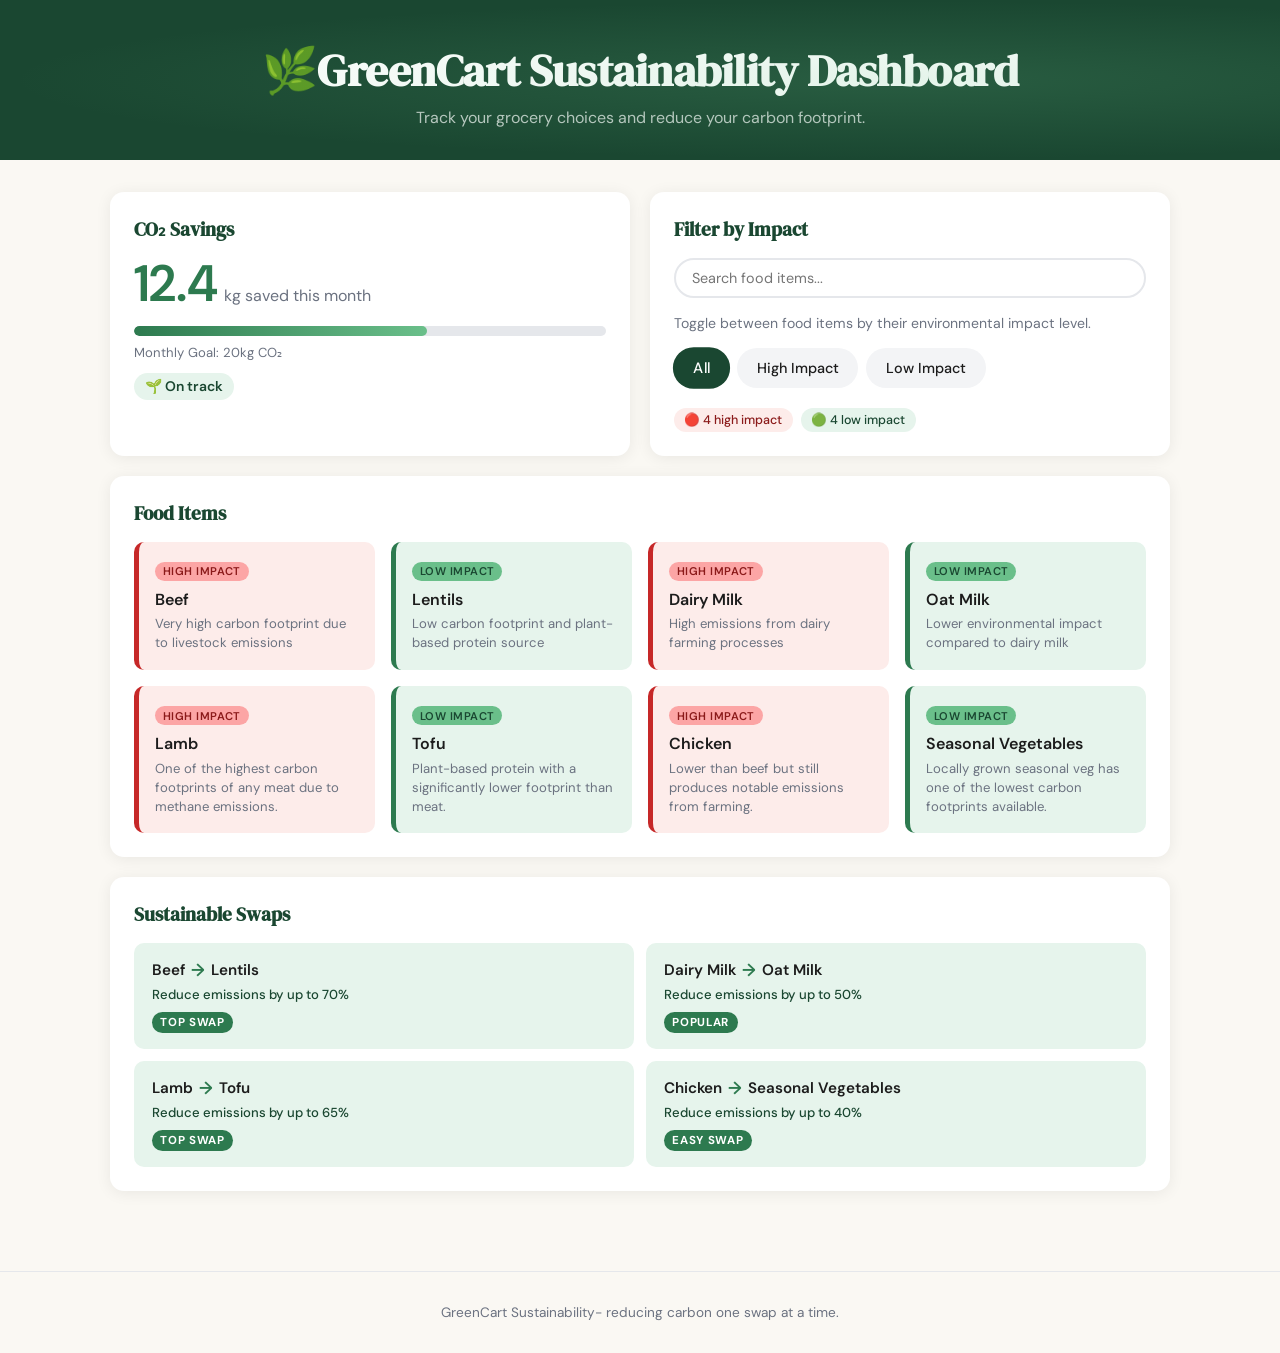
<file: greencart-sustainability-dashboard/index.html>
<!DOCTYPE html>
<html lang="en">
<head>
  <meta charset="UTF-8">
  <title>Sustainability Dashboard</title>
  <meta name="viewport" content="width=device-width, initial-scale=1.0">
  <meta name="description" content="Track your grocery choices and reduce your carbon footprint with sustainable food swaps.">
  <link href="https://fonts.googleapis.com/css2?family=DM+Serif+Display&family=DM+Sans:wght@400;500;600&display=swap" rel="stylesheet">
  <link rel="stylesheet" href="style.css">
</head>
<body>

<a href="#main-content" class="skip-link">Skip to main content</a>

<header>
  <h1>🌿GreenCart Sustainability Dashboard</h1>
  <p>Track your grocery choices and reduce your carbon footprint.</p>
</header>

<main id="main-content" class="dashboard">


  <section class="card co2-card" aria-labelledby="co2-heading">
    <h2 id="co2-heading">CO₂ Savings</h2>

    <div class="co2-display">
     <span class="co2-number" id="co2Value" aria-live="polite" aria-atomic="true">0</span>
     <span class="co2-unit">kg saved this month</span>
    </div>

    <div class="progress-track" role="progressbar" aria-valuenow="0" aria-valuemin="0" aria-valuemax="100" aria-label="CO2 savings progress">
      <div class="progress-fill" id="progressFill"></div>
    </div>

    <p class="goal-text">Monthly Goal: 20kg CO₂</p>
    <span class="co2-badge" id="co2Badge">🌱 On track</span>
  </section>


  <section class="card filter-card" aria-labelledby="filter-heading">
    <h2 id="filter-heading">Filter by Impact</h2>
    <input type="text" id="searchInput" placeholder="Search food items..." aria-label="Search food items">
    <p class="hint">Toggle between food items by their environmental impact level.</p>
    <div class="button-group" role="group" aria-label="Impact filter">
      <button class="filter-btn active" data-filter="all" aria-pressed="true">All</button>
      <button class="filter-btn" data-filter="high"    aria-pressed="false">High Impact</button>
      <button class="filter-btn" data-filter="low"     aria-pressed="false">Low Impact</button>
    </div>
    <div class="count-row" aria-live="polite" aria-atomic="true">
      <span class="count-chip high" id="highCount"></span>
      <span class="count-chip low"  id="lowCount"></span>
    </div>
  </section>


  <section class="card food-card" aria-labelledby="food-heading">
    <h2 id="food-heading">Food Items</h2>
    <div class="food-grid" id="foodGrid">

      <article class="food-item high" data-impact="high">
        <span class="impact-tag">High Impact</span>
        <h3>Beef</h3>
        <p>Very high carbon footprint due to livestock emissions</p>
      </article>

      <article class="food-item low" data-impact="low">
        <span class="impact-tag">Low Impact</span>
        <h3>Lentils</h3>
        <p>Low carbon footprint and plant-based protein source</p>
      </article>

      <article class="food-item high" data-impact="high">
        <span class="impact-tag">High Impact</span>
        <h3>Dairy Milk</h3>
        <p>High emissions from dairy farming processes</p>
      </article>

      <article class="food-item low" data-impact="low">
        <span class="impact-tag">Low Impact</span>
        <h3>Oat Milk</h3>
        <p>Lower environmental impact compared to dairy milk</p>
      </article>

      <article class="food-item high" data-impact="high">
        <span class="impact-tag">High Impact</span>
        <h3>Lamb</h3>
        <p>One of the highest carbon footprints of any meat due to methane emissions.</p>
    </article>

    <article class="food-item low" data-impact="low">
      <span class="impact-tag">Low Impact</span>
      <h3>Tofu</h3>
      <p>Plant-based protein with a significantly lower footprint than meat.</p>
    </article>

    <article class="food-item high" data-impact="high">
      <span class="impact-tag">High Impact</span>
      <h3>Chicken</h3>
      <p>Lower than beef but still produces notable emissions from farming.</p>
  </article>

    <article class="food-item low" data-impact="low">
      <span class="impact-tag">Low Impact</span>
      <h3>Seasonal Vegetables</h3>
      <p>Locally grown seasonal veg has one of the lowest carbon footprints available.</p>
  </article>

      <p id="emptyState" role="status">No items match this filter.</p>
    </div>
  </section>



  <section class="card swaps-card" aria-labelledby="swaps-heading">
    <h2 id="swaps-heading">Sustainable Swaps</h2>
    <div class="swaps-grid">

<div class="swap">
  <p class="swap-title">Beef <span class="swap-arrow">→</span> Lentils</p>
  <p class="swap-saving">Reduce emissions by up to 70%</p>
  <span class="swap-badge">Top swap</span>
</div>

<div class="swap">
  <p class="swap-title">Dairy Milk <span class="swap-arrow">→</span> Oat Milk</p>
  <p class="swap-saving">Reduce emissions by up to 50%</p>
  <span class="swap-badge">Popular</span>
</div>

<div class="swap">
  <p class="swap-title">Lamb <span class="swap-arrow">→</span> Tofu</p>
  <p class="swap-saving">Reduce emissions by up to 65%</p>
  <span class="swap-badge">Top swap</span>
</div>

<div class="swap">
  <p class="swap-title">Chicken <span class="swap-arrow">→</span> Seasonal Vegetables</p>
  <p class="swap-saving">Reduce emissions by up to 40%</p>
  <span class="swap-badge">Easy swap</span>
</div>
</div>
</section>



</main>
<footer>
  <p> GreenCart Sustainability- reducing carbon one swap at a time.</p>
</footer>

<script src="script.js" defer></script>
</body>
</html>
</file>
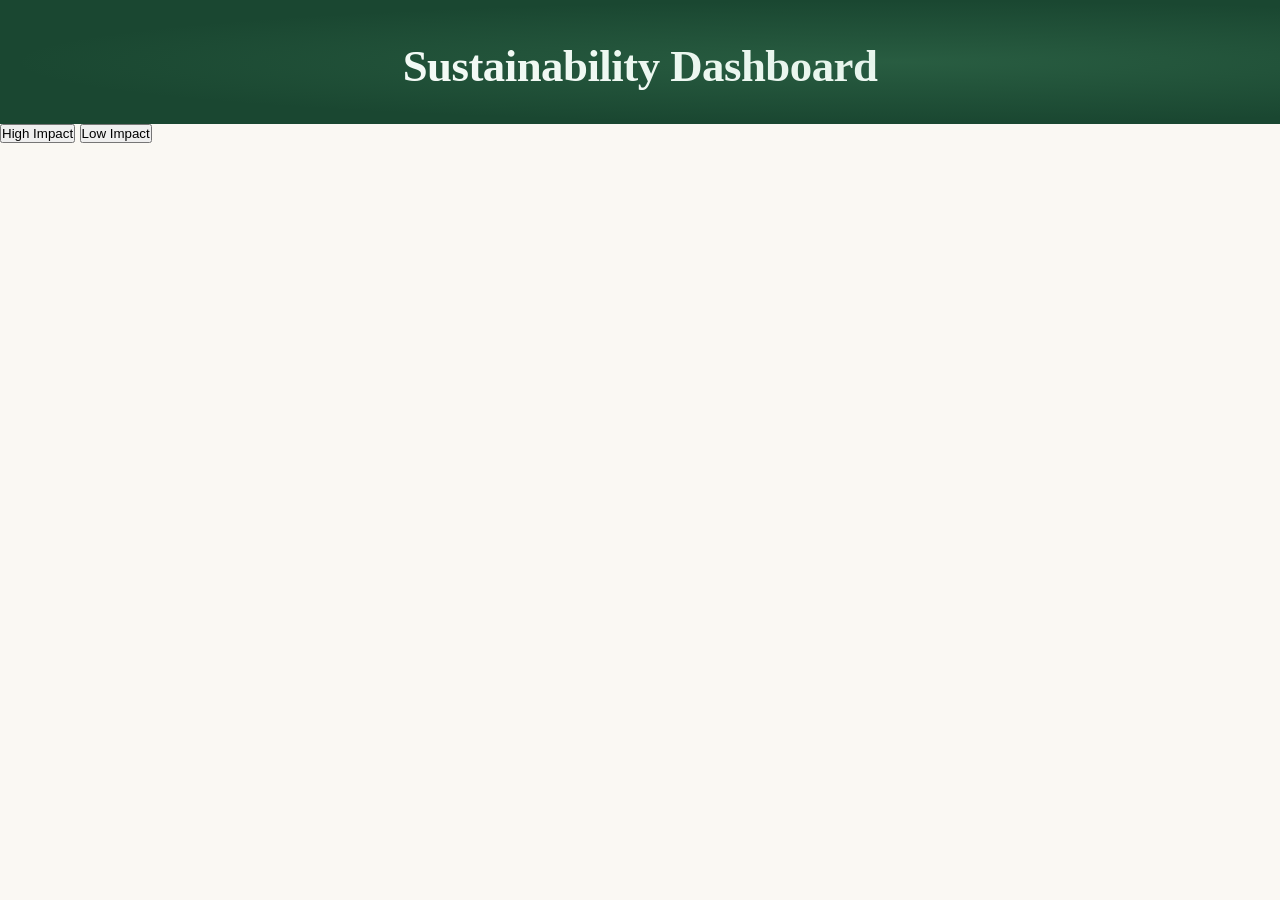
<file: greencart-sustainability-dashboard/dashboard.html>
<!DOCTYPE html>
<html lang="en">
<head>
  <meta charset="UTF-8">
  <meta name="viewport" content="width=device-width, initial-scale=1.0">
  <title>Sustainability Dashboard</title>
  <link rel="stylesheet" href="style.css">
</head>
<body>

<header>
  <h1>Sustainability Dashboard</h1>
</header>

<section class="filter">
  <button onclick="filterItems('high')">High Impact</button>
  <button onclick="filterItems('low')">Low Impact</button>
</section>
</file>
<file: greencart-sustainability-dashboard/style.css>
*,*::before, *::after {
  box-sizing: border-box;
  margin:0;
  padding:0;
}

:root {
  --green-dark:  #1a4731;
  --green-mid:   #2d7a4f;
  --green-light: #6abf8a;
  --green-pale:  #e6f4ec;
  --red-dark:    #8b1a1a;
  --red-pale:    #fdecea;
  --sand:        #faf8f3;
  --ink:         #1c1c1c;
  --muted:       #6b7280;
  --white:       #ffffff;
  --radius:      14px;
  --shadow:      0 2px 16px rgba(0, 0, 0, 0.07);
}

body {
  font-family: 'DM Sans',sans-serif;
  background-color: var(--sand);
  color: var(--ink);
  min-height:100vh;
}

.skip-link {
  position: absolute;
  top: -40px;
  left: 0;
  background: var(--green-dark);
  color: white;
  padding: 8px 16px;
  z-index: 100;
  border-radius: 0 0 8px 0;
  font-size: 0.9rem;
  transition: top 0.2s;
}
.skip-link:focus { top: 0; }

header {
  background: var(--green-dark);
  color: var(--white);
  padding: 2.5rem 2rem 2rem;
  text-align: center;
  position: relative;
  overflow: hidden;
}
header::before {
  content: '';
  position: absolute;
  inset: 0;
  background: radial-gradient(ellipse at 70% 50%, rgba(106, 191, 138, 0.18)0%, transparent 70%);
  pointer-events:none;
}
header h1{
  font-family:'DM Serif Display', serif;
  font-size: clamp(1.8rem, 5vw, 2.8rem);
  letter-spacing: -0.5px;
}
header p {
  margin-top: 0.4rem;
  color: rgba(255, 255, 255, 0.7);
  font-size: 1rem;
}

main {
  max-width: 1100px;
  margin: 2rem auto;
  padding: 0 1.25rem 3rem;
  display: grid;
  gap: 1.25rem;
  grid-template-columns: 1fr;
}
@media (min-width: 768px){
  main             { grid-template-columns: 1fr 1fr; }
  .co2-card        { grid-column: 1 / 2; }
  .filter-card     { grid-column: 2 / 3; }
  .food-card       { grid-column: 1 / -1; }
  .swaps-card      { grid-column: 1 / -1; }
}

.card {
  background:var(--white);
  border-radius:var(--radius);
  padding: 1.5rem;
  box-shadow: var(--shadow);
}
.card h2 {
  font-family: 'DM Serif Display', serif;
  font-size: 1.2rem;
  color: var(--green-dark);
  margin-bottom:1rem;
}

.co2-display {
  display: flex;
  align-items: baseline;
  gap: 0.4rem;
  margin-bottom: 1rem;
}
.co2-number {
  font-size:3.2rem;
  font-weight: 600;
  color: var(--green-mid);
  line-height:1;
  transition:color 0.4s;
}
.co2-unit {
  font-size:1rem;
  color:var(--muted);
}
.progress-track{
  width: 100%;
  height: 10px;
  background: #e5e7eb;
  border-radius: 999px;
  overflow: hidden;
}
.progress-fill {
  height: 100%;
  width: 0%;
  background: linear-gradient(90deg, var(--green-mid), var(--green-light));
  border-radius: 999px;
  transition: width 1s cubic-bezier(.4, 0, .2, 1);
}
.goal-text {
  margin-top: 0.5rem;
  font-size: 0.82rem;
  color: var(--muted);
}
.co2-badge{
  display: inline-block;
  margin-top: 0.75rem;
  background: var(--green-pale);
  color:var(--green-dark);
  font-size: 0.87rem;
  font-weight: 600;
  padding: 0.3rem 0.7rem;
  border-radius: 999px;
}
.filter-card p.hint {
  font-size: 0.88rem;
  color: var(--muted);
  margin-bottom: 1rem;
}
#searchInput {
  width: 100%;
  padding: 0.55rem 1rem;
  margin-bottom: 1rem;
  border: 2px solid #e5e7eb;
  border-radius: 999px;
  font-family: 'DM Sans' , sans-serif;
  font-size: 0.9rem;
  color: var(--ink);
  outline: none;
  transition: border-color 0.2s;
}
#searchInput:focus {
  border-color: var(--green-mid);
}


.button-group {
  display: flex;
  gap: 0.5rem;
  flex-wrap: wrap;
}
.filter-btn {
  padding: 0.55rem 1.1rem;
  border: 2px solid transparent;
  border-radius: 999px;
  cursor:pointer;
  font-family: 'DM Sans', sans-serif;
  font-size: 0.9rem;
  font-weight: 500;
  background: #f3f4f6;
  color: var(--ink);
  transition: background 0.2s, color 0.2s, border-color 0.2s, transform 0.15s;
}
.filter-btn:hover {
  background: var(--green-pale);
  color: var(--green-dark);
}
.filter-btn.active {
  background: var(--green-dark);
  color: var(--white);
  border-color: var(--green-dark);
  transform: scale(1.04);
}



.filter-btn:focus-visible{
  outline: 3px solid var(--green-light);
  outline-offset: 2px;
}
.count-row{
  display: flex;
  gap: 0.5rem;
  margin-top: 1.25rem;
  flex-wrap: wrap;
}
.count-chip {
  font-size: 0.78rem;
  padding: 0.25rem 0.65rem;
  border-radius: 999px;
  font-weight: 500;
}
.count-chip.high { background: var(--red-pale); color: var(--red-dark); }
.count-chip.low {background: var(--green-pale); color: var(--green-dark); }

.food-grid {
  display: grid;
  grid-template-columns: 1fr;
  gap: 1rem;
}
@media (min-width: 600px) { .food-grid {grid-template-columns: repeat(2, 1fr); }}
@media (min-width: 900px) { .food-grid {grid-template-columns: repeat(4, 1fr); }}

.food-item {
  padding: 1.1rem 1rem;
  border-radius: 10px;
  background: #fafafa;
  border-left: 5px solid transparent;
  transition: opacity 0.3s ease, transform 0.3s ease, box-shadow 0.2s;
}

.food-item:hover {
  box-shadow: 0 4px 14px rgba(0, 0, 0, 0.09);
  transform: translateY(-2px);
}
.food-item.high { border-color: #c62828; background: var(--red-pale); }
.food-item.low {  border-color: var(--green-mid); background: var(--green-pale); }
.food-item h3  { font-size: 1rem; font-weight: 600; margin-bottom: 0.3rem; }
.food-item p   { font-size: 0.82rem; color: var(--muted); line-height: 1.45;}

.impact-tag {
  display: inline-block;
  font-size: 0.7rem;
  font-weight: 600;
  text-transform: uppercase;
  letter-spacing: 0.04em;
  padding: 0.15rem 0.5rem;
  border-radius: 999px;
  margin-bottom: 0.5rem;
}

.food-item.high .impact-tag { background : #fca5a5;           color: var(--red-dark);   }
.food-item.low   .impact-tag { background: var(--green-light);  color: var(--green-dark); }

.food-item.hidden    { opacity: 0; transform: scale(0.96) translateY(4px); pointer-events: none; }
.food-item.collapsed { display: none;}

#emptyState {
  display: none;
  grid-column: 1 / -1;
  text-align: center;
  padding: 2rem;
  color: var(--muted);
  font-size: 0.95rem;
}


.swaps-grid {
  display: grid;
  gap: 0.75rem;
  grid-template-columns: 1fr;
}

@media (min-width: 600px) {
  .swaps-grid { grid-template-columns: repeat(2, 1fr); }
}
.swap {
  background: var(--green-pale);
  padding: 1rem 1.1rem;
  border-radius: 10px;
  display: flex;
  flex-direction: column;
  gap: 0.3rem;
}
.swap-title {
  font-weight: 600;
  font-size: 0.95rem;
  display: flex;
  align-items: center;
  gap:0.4rem;
}
.swap-arrow  { color: var(--green-mid); font-size:1.1rem; }
.swap-saving { font-size: 0.82rem; color: var(--green-dark); font-weight: 500; }
.swap-badge{
  align-self: flex-start;
  margin-top: 0.25rem;
  font-weight: 700;
  font-size: 0.72rem;
  background: var(--green-mid);
  color: white;
  padding: 0.2rem 0.55rem;
  border-radius: 999px;
  text-transform: uppercase;
  letter-spacing: 0.04rem;
}

footer {
  text-align: center;
  padding: 2rem;
  font-size: 0.85rem;
  color: var(--muted);
  border-top: 1px solid #e5e7eb;
}
</file>
